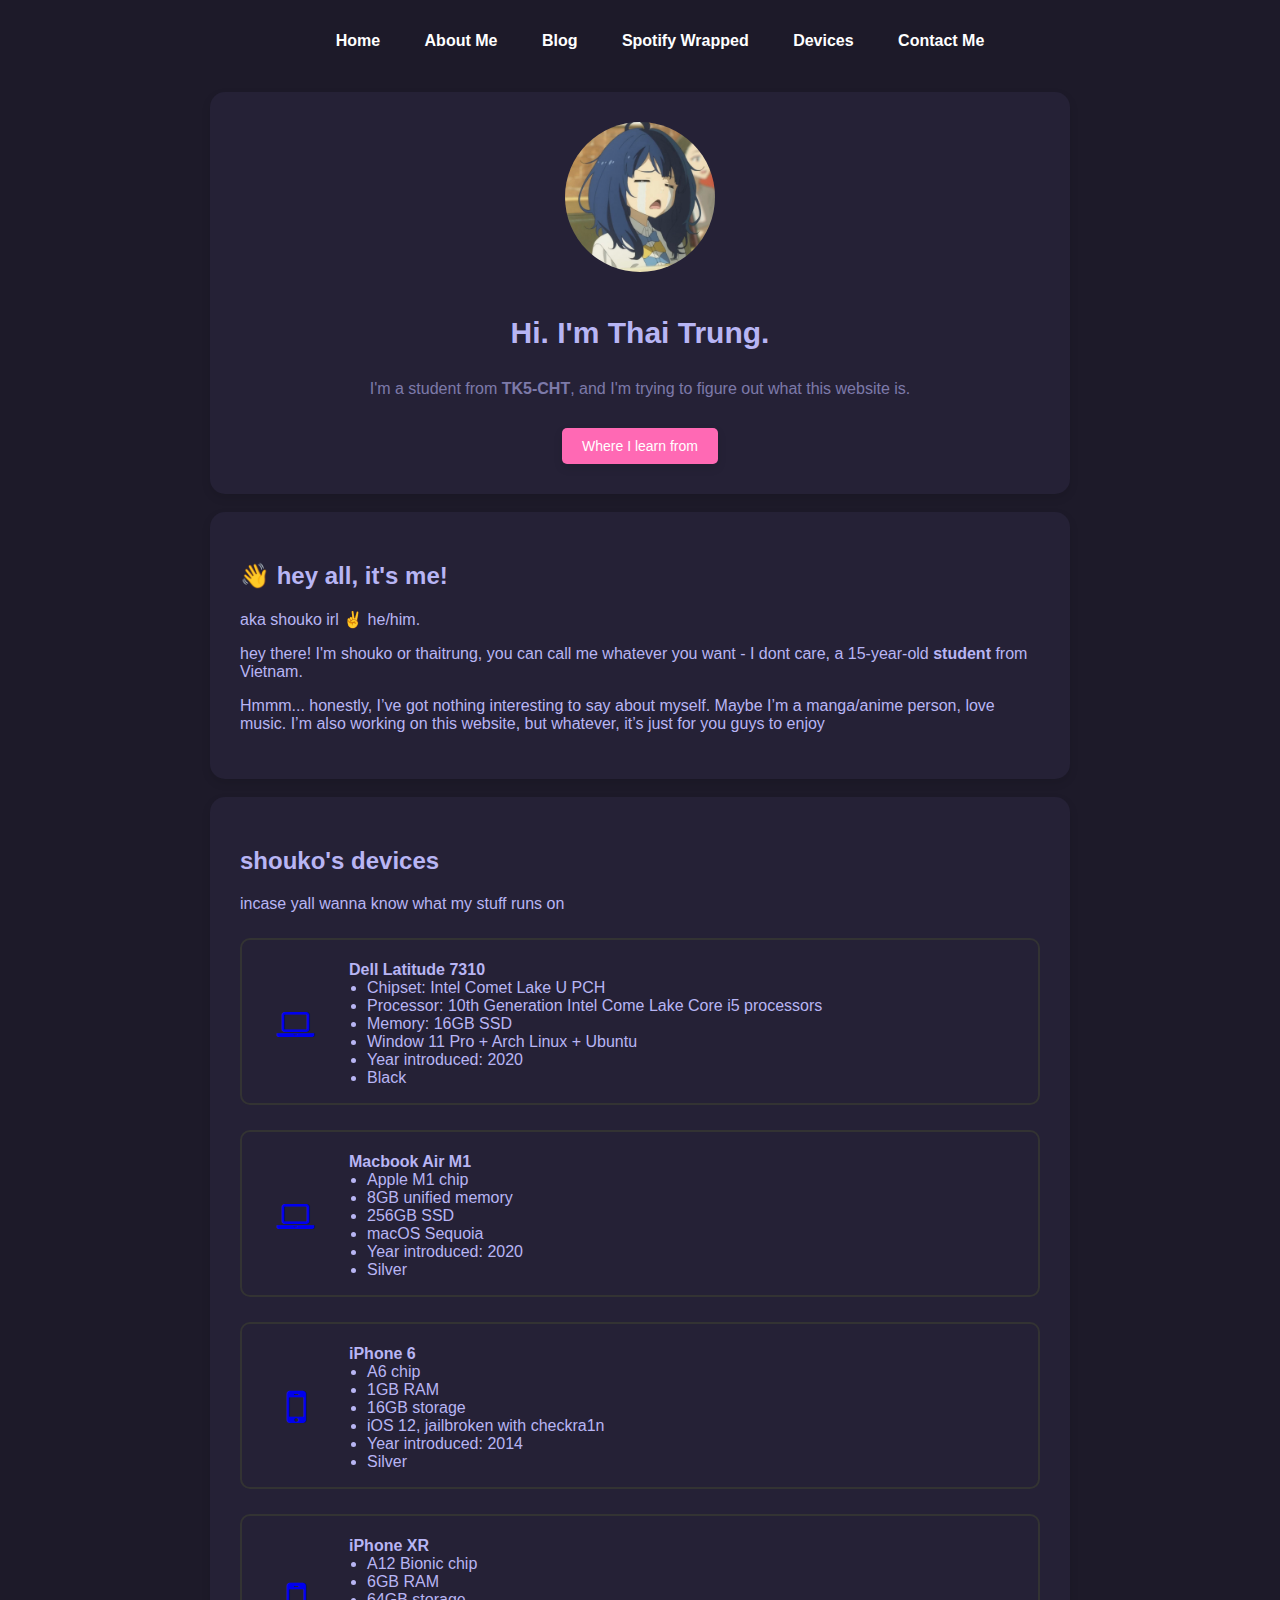
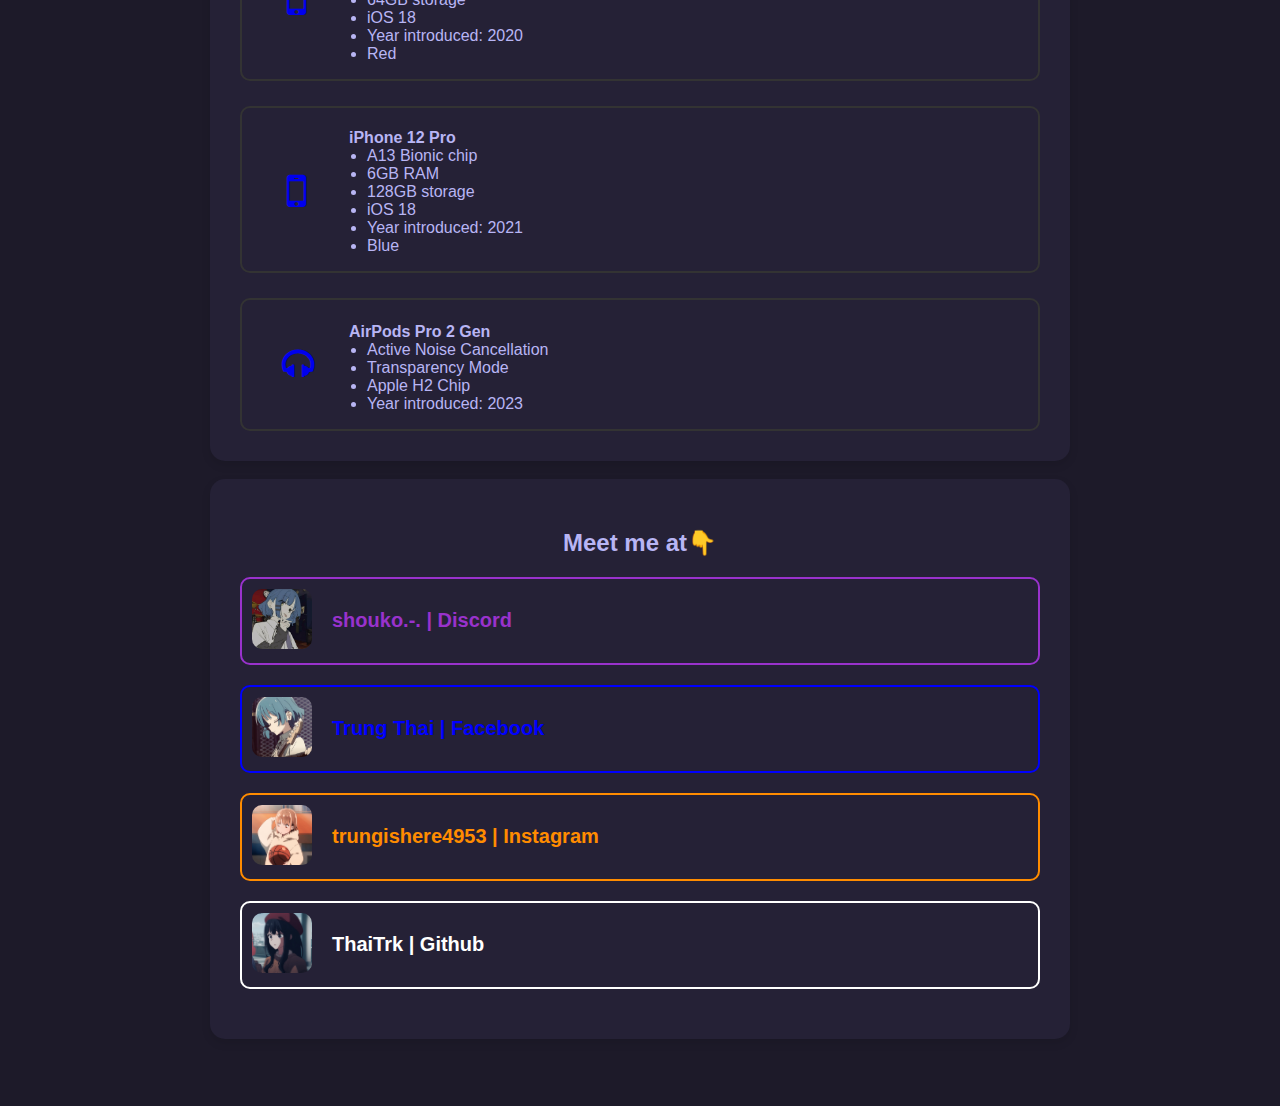
<file: ex1/index.html>
<!DOCTYPE html>
<html lang="en">
<head>
    <meta charset="UTF-8">
    <meta name="viewport" content="width=device-width, initial-scale=1.0">
    <link rel="stylesheet" href="https://cdnjs.cloudflare.com/ajax/libs/font-awesome/4.7.0/css/font-awesome.min.css">
    <link rel="stylesheet" href="styles.css">
    <title>Personal Introduction</title>
</head>
<body>
    <header>
        <nav>
            <ul>
                <li><a href="#home">Home</a></li>
                <li><a href="#aboutme">About Me</a></li>
                <li><a href="blog.html">Blog</a></li>
                <li><a href="spotifywrapped.html">Spotify Wrapped</a></li>
                <li><a href="#devices">Devices</a></li>
                <li><a href="#contactme">Contact Me</a></li>
            </ul>
        </nav>
    </header>
    <home>
        <div class="intro-container">
            <div id="home"></div>
            <div class="profile-image">
                <img src="images/profile.jpg" alt="Profile Picture">
            </div>
            <div class="intro-text">
                <h1>Hi. I'm <span>Thai Trung</span>.</h1>
                <p>
                    I'm a student from <strong>TK5-CHT</strong>, and I'm trying to figure out what this website is.
                </p>
                <button><a href="https://www.w3schools.com/" target = "_blank">Where I learn from</a></button>
            </div>
        </div>
    </home>

    <aboutme>
        <div id="aboutme"></div>
        <div class="aboutme-container">
            <h2>&#128075; hey all, it's me!</h2>
            <p>aka shouko irl &#9996; he/him.</p>
            <p>hey there! I'm shouko or thaitrung, you can call me whatever you want - I dont care, a 15-year-old <strong>student</strong> from Vietnam.</p>
            <p>Hmmm... honestly, I’ve got nothing interesting to say about myself. Maybe I’m a manga/anime person, love music. I’m also working on this website, but whatever, it’s just for you guys to enjoy</p>
        </div>
    </aboutme>

    <devices>
        <div class="devices-container">
            <h2 id="devices">shouko's devices</h2>
            <a>incase yall wanna know what my stuff runs on</a>
    
            <a href="https://www.dell.com/support/manuals/en-ie/latitude-13-7310-2-in-1-laptop/lati_7310_ss/dimensions-and-weights?guid=guid-b2a36ae9-31e4-4186-9fb0-9925de78ea19&lang=en-us" target="_blank">
                <div class="delllatitude7310">
                    <div class="delllatitude7310-icon">
                        <i class="fa">&#xf109;</i>   
                    </div>
                    <ul>
                        <a>Dell Latitude 7310</a>
                        <li>Chipset: Intel Comet Lake U PCH</li>
                        <li>Processor: 10th Generation Intel Come Lake Core i5 processors</li>
                        <li>Memory: 16GB SSD</li>
                        <li>Window 11 Pro + Arch Linux + Ubuntu</li>
                        <li>Year introduced: 2020</li>
                        <li>Black</li>
                    </ul>
                </div>
            <a>
    
            <a href="https://support.apple.com/en-vn/111883" target="_blank">
                <div class="macbookairm1">
                    <div class="macbookairm1-icon">
                        <i class="fa">&#xf109;</i>   
                    </div>
                    <ul>
                        <a>Macbook Air M1</a>
                        <li>Apple M1 chip</li>
                        <li>8GB unified memory</li>
                        <li>256GB SSD</li>
                        <li>macOS Sequoia</li>
                        <li>Year introduced: 2020</li>
                        <li>Silver</li>
                    </ul>   
                </div>
            </a>

            <a href="https://support.apple.com/en-us/111954" target="_blank">
                <div class="iphone6">
                    <div class="iphone6-icon">
                        <i class="fa">&#xf10b;</i>
                    </div>
                    <ul>
                        <a>iPhone 6</a>
                        <li>A6 chip</li>
                        <li>1GB RAM</li>
                        <li>16GB storage</li>
                        <li>iOS 12, jailbroken with checkra1n</li>
                        <li>Year introduced: 2014</li>
                        <li>Silver</li>
                    </ul>
                </div>
            </a>
    
            <a href="https://support.apple.com/en-us/111868" target="_blank">
                <div class="iphonexr">
                    <div class="iphonexr-icon">
                        <i class="fa">&#xf10b;</i>
                    </div>
                    <ul>
                        <a>iPhone XR</a>
                        <li>A12 Bionic chip</li>
                        <li>6GB RAM</li>
                        <li>64GB storage</li>
                        <li>iOS 18</li>
                        <li>Year introduced: 2020</li>
                        <li>Red</li>
                    </ul>
                </div>
            </a>
    
            <a href="https://support.apple.com/en-us/111875" target="_blank">
                <div class="iphone12pro">
                    <div class="iphone12pro-icon">
                        <i class="fa">&#xf10b;</i>
                    </div>
                    <ul>
                        <a>iPhone 12 Pro</a>
                        <li>A13 Bionic chip</li>
                        <li>6GB RAM</li>
                        <li>128GB storage</li>
                        <li>iOS 18</li>
                        <li>Year introduced: 2021</li>
                        <li>Blue</li>
                    </ul>
                </div>
            </a>
    
            <a href="https://www.apple.com/vn/airpods-pro/" target="_blank">
                <div class="airpodpro2">
                    <div class="airpodpro2-icon">
                        <i class="fa">&#xf025;</i>
                    </div>
                    <ul>
                        <a>AirPods Pro 2 Gen</a>
                        <li>Active Noise Cancellation</li>
                        <li>Transparency Mode</li>
                        <li>Apple H2 Chip</li>
                        <li>Year introduced: 2023</li>
                    </ul>
                </div>    
            </a>
        </div>
    </devices>


    <contactme>
        <div class="contactme-container">
            <h2 id="contactme">Meet me at&#128071</h2>
            <div class="contact-info-discord">
                <div class="contact-info-discord-image">
                    <img src="images/discordprofile.png" alt="Discord Profile Icon">
                </div>
                <div class="discord-account">
                    <a href="https://discord.gg/tle-community-1004748722837659768" target = "_blank">shouko.-. | Discord</a>
                </div>
            </div>

            <div class="contact-info-facebook">
                <div class="contact-info-facebook-image">
                    <img src="images/facebookprofile.png" alt="Facebook Profile Icon">
                </div>
                <div class="facebook-account">
                    <a href="https://www.facebook.com/shouko606?locale=vi_VN" target = "_blank">Trung Thai | Facebook</a>
                </div>
            </div>

            <div class="contact-info-instagram">
                <div class="contact-info-instagram-image">
                    <img src="images/instagramprofile.png" alt="Instagram Profile Icon">
                </div>
                <div class="instagram-account">
                    <a href="https://www.instagram.com/trungishere4953/" target = "_blank">trungishere4953 | Instagram</a>
                </div>
            </div>

            <div class="contact-info-github">
                <div class="contact-info-github-image">
                    <img src="images/githubprofile.png" alt="Github Profile Icon">
                </div>
                <div class="github-account">
                    <a href="https://github.com/ThaiTrk" target = "_blank">ThaiTrk | Github</a>
                </div>
            </div>
        </div>
    </contactme>
</body>
</html>
</file>
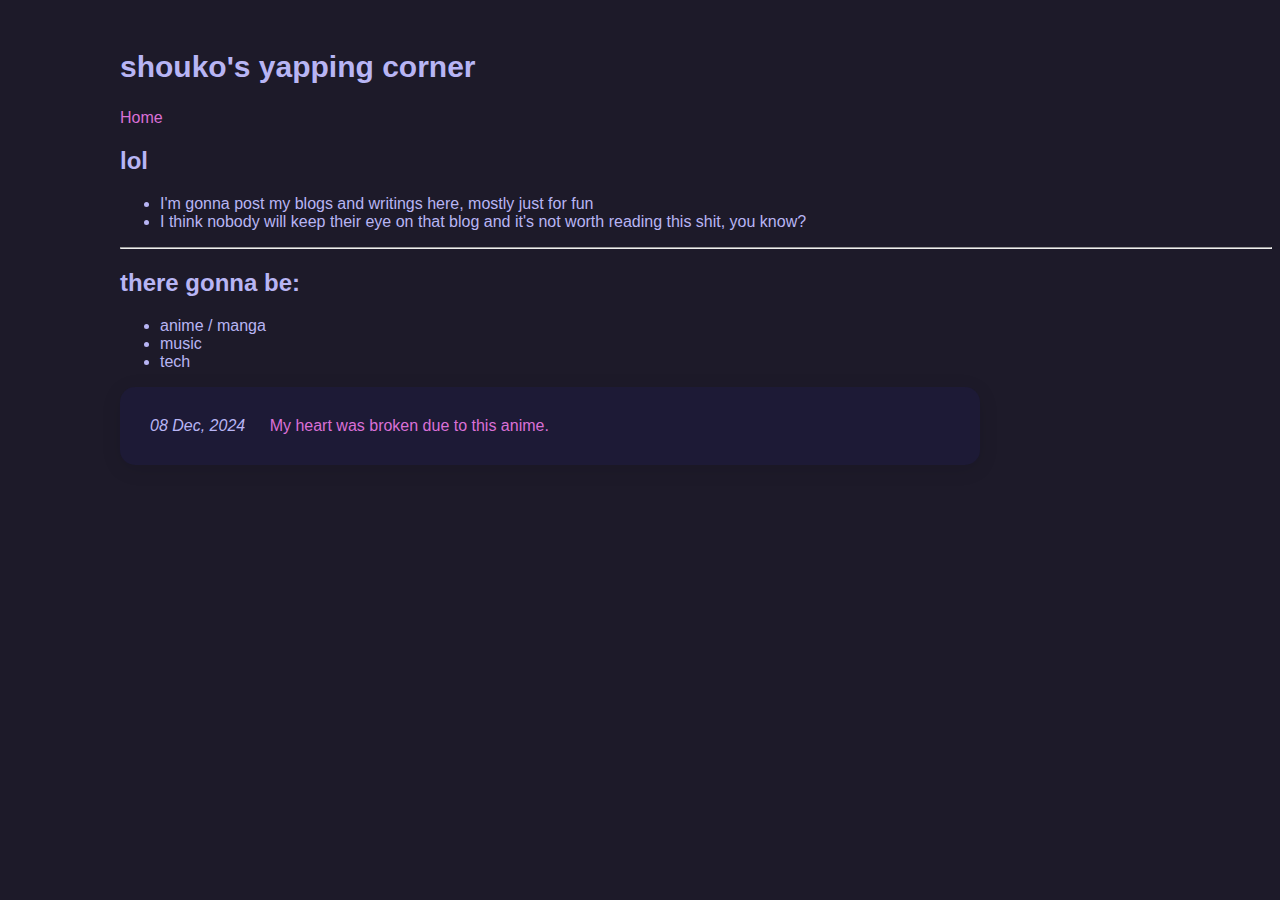
<file: ex1/blog.html>
<!DOCTYPE html>
<html lang="en">
<head>
    <meta charset="UTF-8">
    <meta name="viewport" content="width=device-width, initial-scale=1.0">
    <title>Blog</title>

    <style>
        body {
            font-family: Arial, sans-serif;
            margin-left: 120px;
            margin-top: 50px;
            background-color:#1d1a29;
            color: #B8B5F4;
        }

        header h2 {
            font-size: 30px;
        }

        header ul {
            margin: 0;
            padding: 0;
        } 

        header ul li {
            display: inline;
            list-style: none;
        }

        header ul li a {
            margin-right: 20px;
            color:orchid;
            text-decoration: none;
        }

        .blog-posts li {
            list-style: none;
        }

        .blog-posts a {
            text-decoration: none;
            color: orchid;
            margin-left: 20px;
        }

        .blog-posts {
            margin-top: 10px;
            background-color: #1d1a36;
            max-width: 800px;
            padding: 30px;
            border-radius: 15px;
            box-shadow: 0 4px 20px rgba(0, 0, 0, 0.1);
            transition: transform 0.3s ease;
        }

        .blog-posts:hover {
            transform: translateY(-5px);
        }
    
    </style>

</head>
<body>
    <header>
        <h2>shouko's yapping corner</h2>
        <ul>
            <li><a href="index.html">Home</a></li>
        </ul>
    </header>

    <section>
        <div class="greeting">
            <h2>lol</h2>
            <ul>
                <li>I'm gonna post my blogs and writings here, mostly just for fun</li>
                <li>I think nobody will keep their eye on that blog and it's not worth reading this shit, you know?</li>
            </ul>
            <hr>
            <h2>there gonna be:</h2>
            <ul>
                <li>anime / manga</li>
                <li>music</li>
                <li>tech</li>
            </ul>
        </div>
    </section>

    <main>
        <content>
            <div class="blog-posts">
                <span>
                    <i>
                        <time datetime="2024-12-8" pubdate>08 Dec, 2024</time>
                    </i>
                </span>
                <a href="myheartwasbrokenduetothisanime.html">My heart was broken due to this anime.</a>
            </div>
        </content>
    </main>
</body>
</html>
</file>
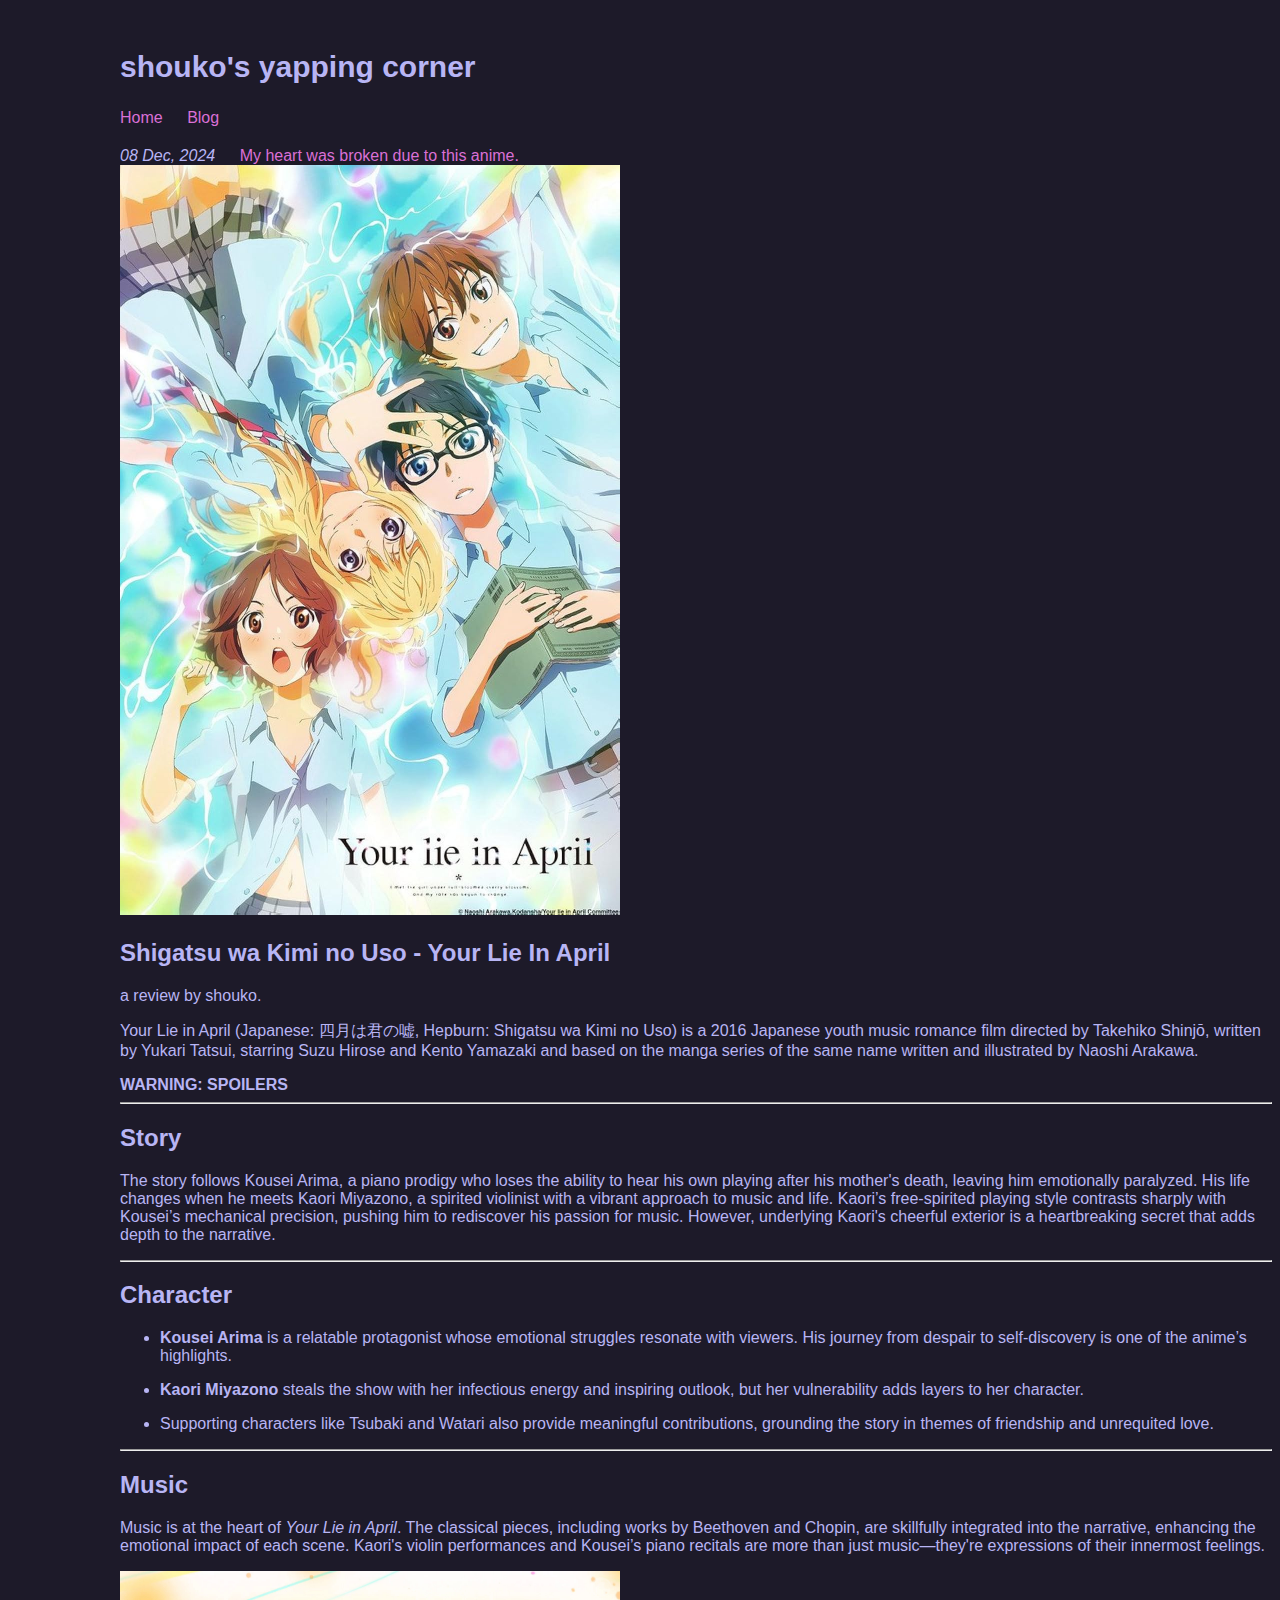
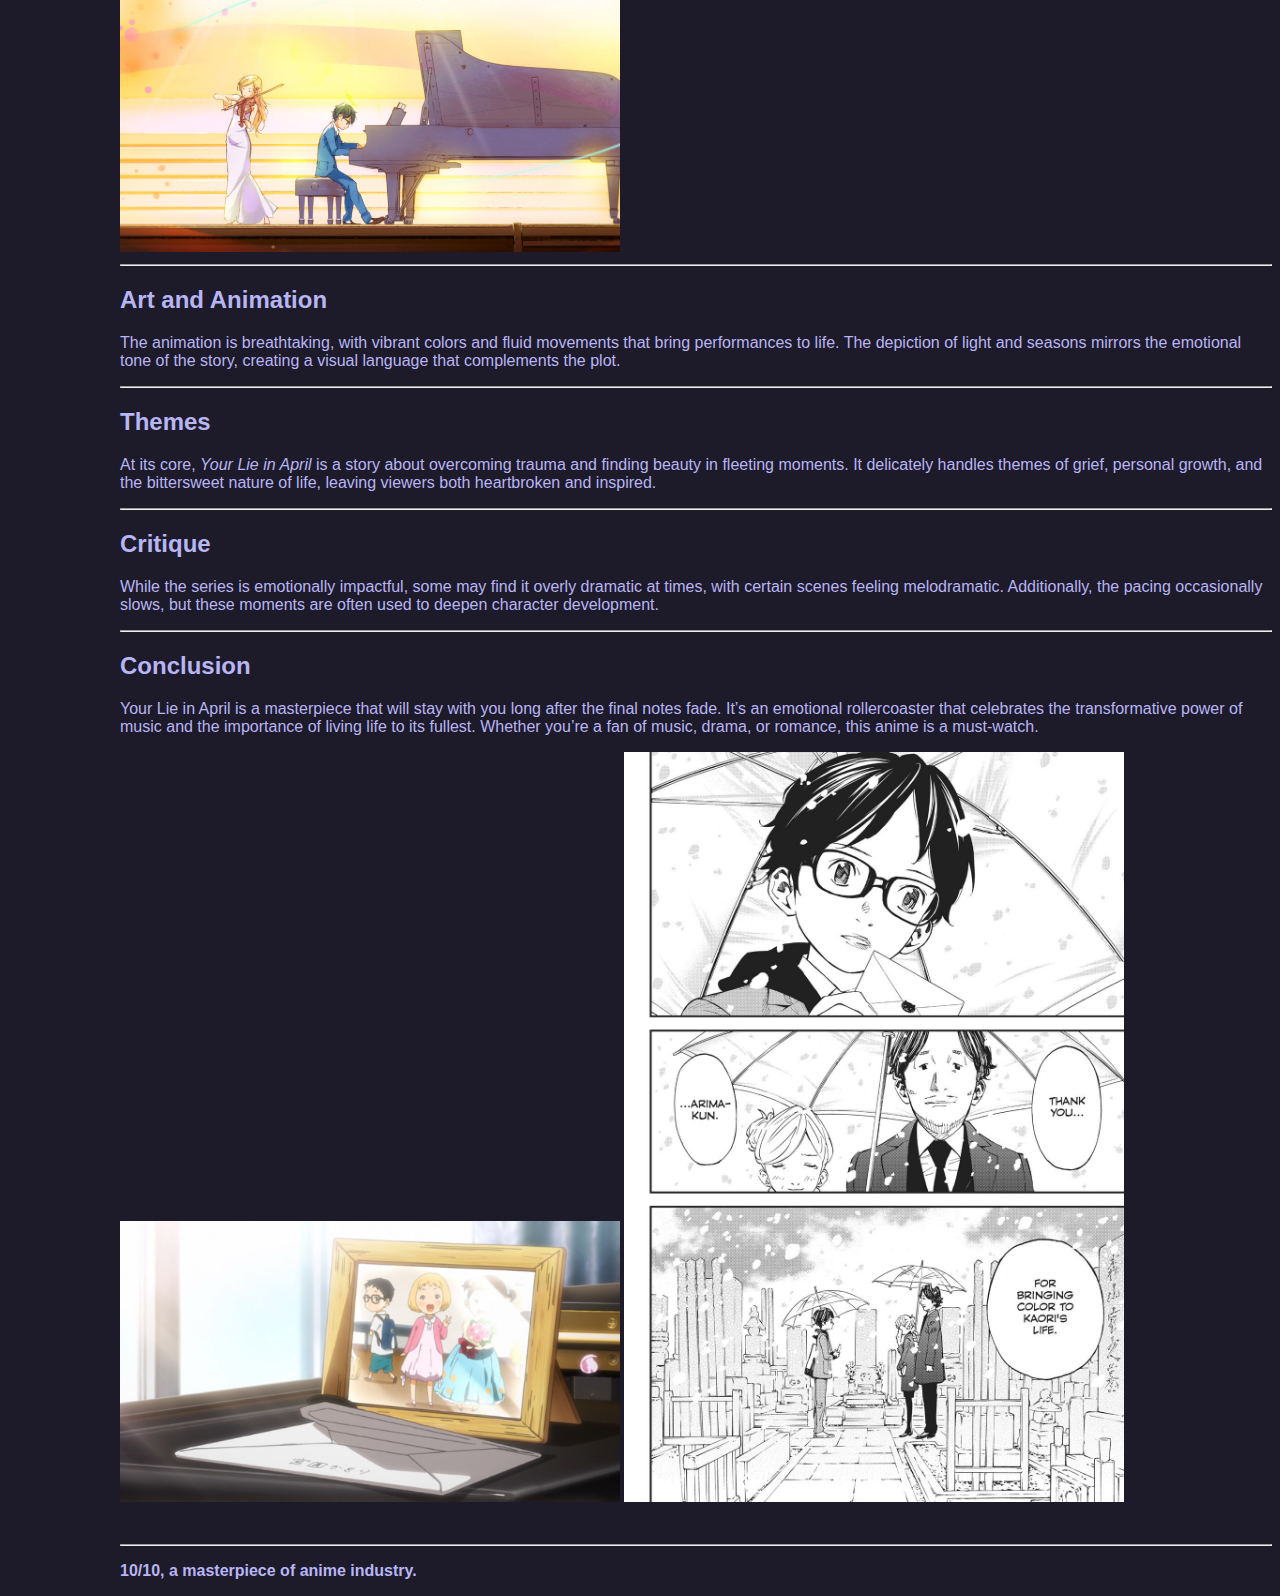
<file: ex1/myheartwasbrokenduetothisanime.html>
<!DOCTYPE html>
<html lang="en">
<head>
    <meta charset="UTF-8">
    <meta name="viewport" content="width=device-width, initial-scale=1.0">
    <title>Your Lie In April</title>

    <style>
        body {
            font-family: Arial, sans-serif;
            margin-left: 120px;
            margin-top: 50px;
            background-color:#1d1a29;
            color: #B8B5F4;
        }

        header h2 {
            font-size: 30px;
        }

        header ul {
            margin: 0;
            padding: 0;
        } 

        header ul li {
            display: inline;
            list-style: none;
        }

        header ul li a {
            margin-right: 20px;
            color:orchid;
            text-decoration: none;
        }

        .blog-posts li {
            list-style: none;
        }

        .blog-posts a {
            text-decoration: none;
            color: orchid;
            margin-left: 20px;
        }

        .blog-posts {
            margin-top: 20px;
        }

        .name img {
            width: 500px;
        }

        .music img {
            width: 500px;
        }

        .conclusion img {
            width: 500px;
            margin-bottom: 30px;

        }
        </style>

</head>
<body>
    <header>
        <h2>shouko's yapping corner</h2>
        <ul>
            <li><a href="index.html">Home</a></li>
            <li><a href="blog.html">Blog</a></li>
        </ul>
    </header>


    <main>
        <headpage>
            <div class="blog-posts">
                <span>
                    <i>
                        <time datetime="2024-12-8" pubdate>08 Dec, 2024</time>
                    </i>
                </span>
                <a href="myheartwasbrokenduetothisanime.html">My heart was broken due to this anime.</a>
            </div>
        </headpage>

        <content>
            <div class="name">
                <div class="book-cover">
                    <img src="images/book-cover.jpg" alt="Your Lie In April">
                </div>
                <h2>Shigatsu wa Kimi no Uso - Your Lie In April</h2>
                <p>a review by shouko.</p>
            </div>
            <div class="introduction">
                <p>Your Lie in April (Japanese: 四月は君の嘘, Hepburn: Shigatsu wa Kimi no Uso) is a 2016 Japanese youth music romance film directed by Takehiko Shinjō, written by Yukari Tatsui, starring Suzu Hirose and Kento Yamazaki and based on the manga series of the same name written and illustrated by Naoshi Arakawa.</p>
                <strong>WARNING: SPOILERS</strong>
            </div>
            <hr>
            <div class="story">
                <h2>Story</h2>
                <p>The story follows Kousei Arima, a piano prodigy who loses the ability to hear his own playing after his mother's death, leaving him emotionally paralyzed. His life changes when he meets Kaori Miyazono, a spirited violinist with a vibrant approach to music and life. Kaori’s free-spirited playing style contrasts sharply with Kousei’s mechanical precision, pushing him to rediscover his passion for music. However, underlying Kaori's cheerful exterior is a heartbreaking secret that adds depth to the narrative.</p>
            </div>
            <hr>
            <div class="character">
                <h2>Character</h2>
                <ul>
                    <li><p><strong>Kousei Arima</strong> is a relatable protagonist whose emotional struggles resonate with viewers. His journey from despair to self-discovery is one of the anime’s highlights.</p></li>
                    <li><p><strong>Kaori Miyazono</strong> steals the show with her infectious energy and inspiring outlook, but her vulnerability adds layers to her character.</p></li>
                    <li><p>Supporting characters like Tsubaki and Watari also provide meaningful contributions, grounding the story in themes of friendship and unrequited love.</p></li>
                </ul>
            </div>
            <hr>
            <div class="music">
                <h2>Music</h2>
                <p>Music is at the heart of <i>Your Lie in April</i>. The classical pieces, including works by Beethoven and Chopin, are skillfully integrated into the narrative, enhancing the emotional impact of each scene. Kaori's violin performances and Kousei’s piano recitals are more than just music—they're expressions of their innermost feelings.</p>
                <img src="images/pianoscene.JPG" alt="Piano Scene">
            </div>
            <hr>
            <div class="artandanimation">
                <h2>Art and Animation</h2>
                <p>The animation is breathtaking, with vibrant colors and fluid movements that bring performances to life. The depiction of light and seasons mirrors the emotional tone of the story, creating a visual language that complements the plot.</p>
            </div>
            <hr>
            <div class="themes">
                <h2>Themes</h2>
                <p>At its core, <i>Your Lie in April</i> is a story about overcoming trauma and finding beauty in fleeting moments. It delicately handles themes of grief, personal growth, and the bittersweet nature of life, leaving viewers both heartbroken and inspired.</p>
            </div>
            <hr>
            <div class="critique">
                <h2>Critique</h2>
                <p>While the series is emotionally impactful, some may find it overly dramatic at times, with certain scenes feeling melodramatic. Additionally, the pacing occasionally slows, but these moments are often used to deepen character development.</p>
            </div>
            <hr>
            <div class="conclusion">
                <h2>Conclusion</h2>
                <p>Your Lie in April is a masterpiece that will stay with you long after the final notes fade. It’s an emotional rollercoaster that celebrates the transformative power of music and the importance of living life to its fullest. Whether you’re a fan of music, drama, or romance, this anime is a must-watch.</p>
                <img src="images/pic.WEBP" alt="pic">
                <img src="images/end.JPG" alt="end">
            </div>
            <hr>
            <div class="rate">
                <p><strong>10/10, a masterpiece of anime industry.</strong></p>
            </div>
        </content>
    </main>
</body>
</html>
</file>
<file: ex1/styles.css>
body {
    font-family: Arial, sans-serif;
    background-color: #1d1a29;
    color: #B8B5F4;
}

header {
    padding: 8px;
}

header nav ul {
    list-style: none;
    text-align: center;
}

header nav ul li {
    display: inline-block;
}

header nav ul li a {
    color: white;
    text-decoration: none;
    font-size: 16px;
    font-weight: bold;
    padding: 20px;
}

header nav ul li :hover {
    color: hotpink;
}

home {
    text-align: center;
    padding: 50px;
}

.intro-container {
    background-color: #252136;
    max-width: 800px;
    margin: auto;
    padding: 30px;
    border-radius: 15px;
    box-shadow: 0 4px 10px rgba(0, 0, 0, 0.1);
}

.profile-image img{
    width: 150px;
    height: 150px;
    border-radius: 50%;
    object-fit: cover;
    margin-bottom: 20px;
}

.intro-text h1 {
    font-size: 30px;
    margin-bottom: 10px;
}

.intro-text p {
    font-size: 16px;
    margin-bottom: 30px;
    opacity: 60%;
    margin-top: 30px;
}

button {
    background-color:hotpink;
    border: none;
    border-radius: 5px;
    font-size: 14px;
    cursor: pointer;
    padding: 10px 20px;
    box-shadow: 0 4px 10px rgba(0, 0, 0, 0.1);
}

button a {
    color: white;
    text-decoration: none;
}

button:hover {
    background-color: #c0392b;
}

aboutme {
    padding: 50px;
}

.aboutme-container {
    background-color: #252136;
    max-width: 800px;
    margin: auto;
    padding: 30px;
    border-radius: 15px;
    box-shadow: 0 4px 10px rgba(0, 0, 0, 0.1);
}

contactme {
    padding: 50px;
    text-align: center;
}

.contactme-container {
    background-color: #252136;
    max-width: 800px;
    margin: auto;
    padding: 30px;
    border-radius: 15px;
    box-shadow: 0 4px 10px rgba(0, 0, 0, 0.1);
}

.contact-info-discord {
    display: flex;
    align-items: center;
    margin-bottom: 20px;
    border: 2px solid;
    border-color: darkorchid;
    border-radius: 10px;
    transition: transform 0.3s ease;
}

.contact-info-discord:hover {
    transform: scale(1.05); 
    border-color:darkblue;
}

.contact-info-discord-image img {
    width: 60px;
    height: 60px;
    border-radius: 10px;
    margin-bottom: 10px;
    margin-top: 10px;
    margin-left: 10px;
}

.discord-account {
    font-size: 20px;
    margin-bottom: 20px;
    margin-top: 20px;
    margin-left: 20px;
}

.discord-account a {
    text-decoration: none;
    color:darkorchid;
    font-weight: bold;
}

.contact-info-facebook {
    display: flex;
    align-items: center;
    margin-bottom: 20px;
    border: 2px solid;
    border-color:blue;
    border-radius: 10px;
    transition: transform 0.3s ease;
}

.contact-info-facebook:hover {
    transform: scale(1.05); 
    border-color:darkblue;
}

.contact-info-facebook-image img {
    width: 60px;
    height: 60px;
    border-radius: 10px;
    margin-bottom: 10px;
    margin-top: 10px;
    margin-left: 10px;
}

.facebook-account {
    font-size: 20px;
    margin-bottom: 20px;
    margin-top: 20px;
    margin-left: 20px;
}

.facebook-account a {
    text-decoration: none;
    color:blue;
    font-weight: bold;
}

.contact-info-instagram {
    display: flex;
    align-items: center;
    margin-bottom: 20px;
    border: 2px solid;
    border-color:darkorange;
    border-radius: 10px;
    transition: transform 0.3s ease;
}

.contact-info-instagram:hover {
    transform: scale(1.05); 
    border-color:darkblue;
}

.contact-info-instagram-image img {
    width: 60px;
    height: 60px;
    border-radius: 10px;
    margin-bottom: 10px;
    margin-top: 10px;
    margin-left: 10px;
}

.instagram-account {
    font-size: 20px;
    margin-bottom: 20px;
    margin-top: 20px;
    margin-left: 20px;
}

.instagram-account a {
    text-decoration: none;
    color: darkorange;
    font-weight: bold;
}


.contact-info-github {
    display: flex;
    align-items: center;
    margin-bottom: 20px;
    border: 2px solid;
    border-color: #fff;
    border-radius: 10px;
    transition: transform 0.3s ease;
}

.contact-info-github:hover {
    transform: scale(1.05); 
    border-color:darkblue;
}

.contact-info-github-image img {
    width: 60px;
    height: 60px;
    border-radius: 10px;
    margin-bottom: 10px;
    margin-top: 10px;
    margin-left: 10px;
}

.github-account {
    font-size: 20px;
    margin-bottom: 20px;
    margin-top: 20px;
    margin-left: 20px;
}

.github-account a {
    text-decoration: none;
    color:#fff;
    font-weight: bold;
}


.devices-container {
    background-color: #252136;
    max-width: 800px;
    margin: auto;
    padding: 30px;
    border-radius: 15px;
    box-shadow: 0 4px 10px rgba(0, 0, 0, 0.1);
}

.delllatitude7310 a {
    font-weight: bold;
    margin-left: -9px;
}

.delllatitude7310 ul {
    margin-left: 85px;
    margin-top: 3px;

}

.delllatitude7310 {
    margin-top: 25px;
    border: 2px solid;
    border-color:#333;
    border-radius: 10px;
    transition: transform 0.3s ease;
}

.delllatitude7310-icon {
    float: left;
    font-size: 35px;
    margin-left:35px;
    margin-top: 65px;
}

.macbookairm1 a {
    font-weight: bold;
    margin-left: -9px;
}

.macbookairm1 ul {
    margin-left: 85px;
    margin-top: 3px;

}

.macbookairm1 {
    margin-top: 25px;
    border: 2px solid;
    border-color:#333;
    border-radius: 10px;
    transition: transform 0.3s ease;
}

.macbookairm1-icon {
    float: left;
    font-size: 35px;
    margin-left:35px;
    margin-top: 65px;
}

.iphone6 a {
    font-weight: bold;
    margin-left: -9px;
}

.iphone6 ul {
    margin-left: 85px;
    margin-top: 3px;
}

.iphone6 {
    margin-top: 25px;
    border: 2px solid;
    border-color:#333;
    border-radius: 10px;
    transition: transform 0.3s ease;
}

.iphone6-icon {
    float: left;
    font-size: 45px;
    margin-left:45px;
    margin-top: 58px;
}

.iphonexr a {
    font-weight: bold;
    margin-left: -9px;
}

.iphonexr ul {
    margin-left: 85px;
    margin-top: 3px;
}

.iphonexr {
    margin-top: 25px;
    border: 2px solid;
    border-color:#333;
    border-radius: 10px;
    transition: transform 0.3s ease;
}

.iphonexr-icon {
    float: left;
    font-size: 45px;
    margin-left:45px;
    margin-top: 58px;
}

.iphone12pro a {
    font-weight: bold;
    margin-left: -9px;
}

.iphone12pro ul {
    margin-left: 85px;
    margin-top: 3px;
}

.iphone12pro {
    margin-top: 25px;
    border: 2px solid;
    border-color:#333;
    border-radius: 10px;
    transition: transform 0.3s ease;
}

.iphone12pro-icon {
    float: left;
    font-size: 45px;
    margin-left:45px;
    margin-top: 58px;
}

.airpodpro2 a {
    font-weight: bold;
    margin-left: -9px;
}

.airpodpro2 ul {
    margin-left: 85px;
    margin-top: 5px;
}

.airpodpro2 {
    margin-top: 25px;
    border: 2px solid;
    border-color:#333;
    border-radius: 10px;
    transition: transform 0.3s ease;
}

.airpodpro2-icon {
    float: left;
    font-size: 35px;
    margin-left:40px;
    margin-top: 45px;
}

.delllatitude7310:hover {
    transform: scale(1.05); 
}

.macbookairm1:hover {
    transform: scale(1.05); 
}

.iphone6:hover {
    transform: scale(1.05); 
}

.iphonexr:hover {
    transform: scale(1.05); 
}

.iphone12pro:hover {
    transform: scale(1.05); 
}

.airpodpro2:hover {
    transform: scale(1.05); 
}
</file>
